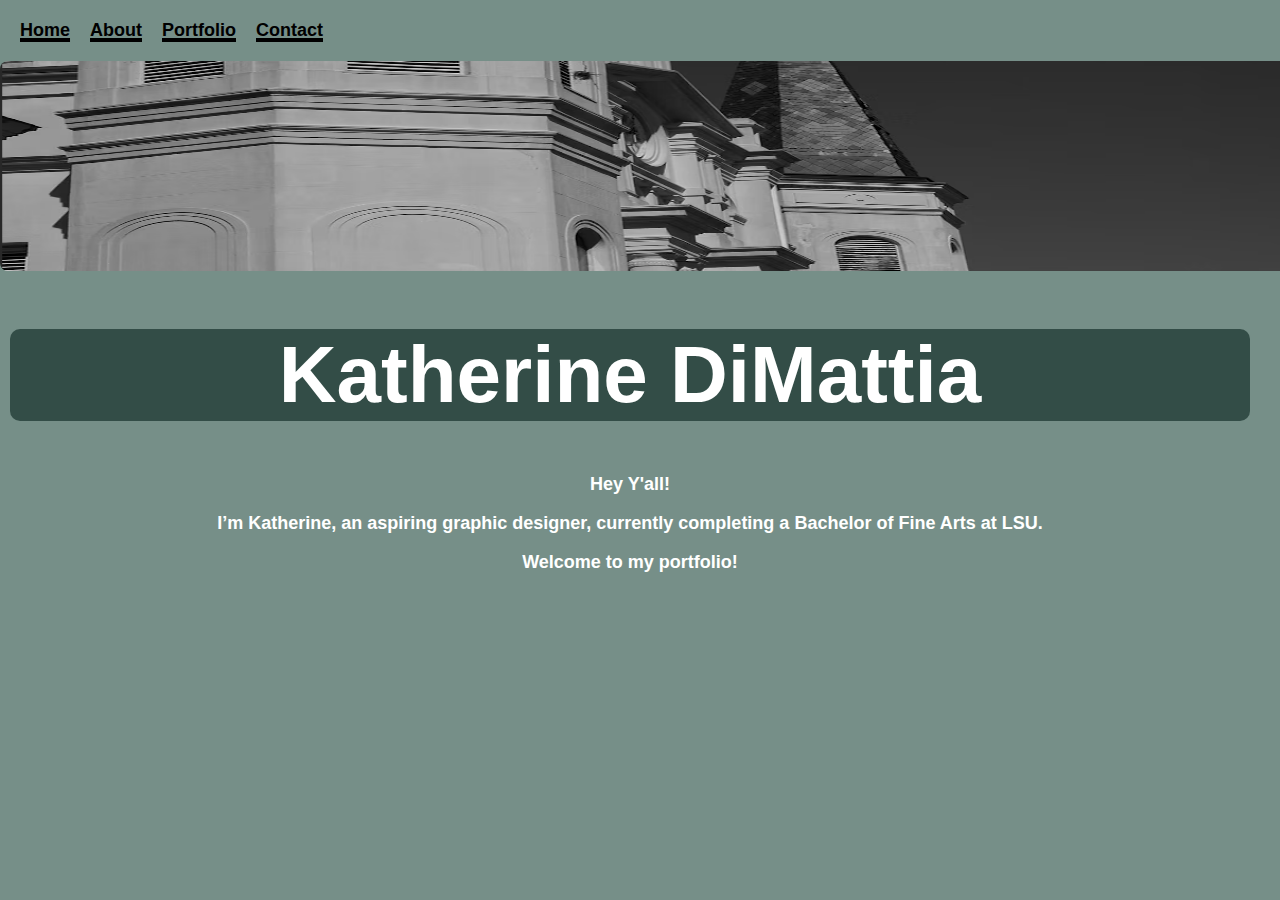
<file: index.html>
<!doctype html>
<html class="no-js" lang="en">

<head>
  <meta charset="utf-8">
  <title>Responsive Layouts</title>
  <meta name="Personal Portfolio" content="KD portfolio">
  <meta name="viewport" content="width=device-width, initial-scale=1">

  <meta property="og:title" content="">
  <meta property="og:type" content="">
  <meta property="og:url" content="">
  <meta property="og:image" content="">

  <link rel="manifest" href="site.webmanifest">
  <link rel="apple-touch-icon" href="icon.png">
  <!-- Place favicon.ico in the root directory -->

  <link rel="stylesheet" href="css/normalize.css">
  <link rel="stylesheet" href="css/main.css">

  <meta name="theme-color" content="#fafafa">
</head>

<body>
  <!--navigation bar-->

  <button class="toggle-button">&#9776;</button>
    <nav class="navbar">
     <ul>
        <li><a href="index.html">Home</a></li>
        <li><a href="About.html">About</a></li>
        <li><a href="Portfolio.html">Portfolio</a></li>
        <li><a href="Contact.html">Contact</a></li>
      </ul>
  </nav>
    
  <div class="homepage-pic">
    <img src="./img/Screenshot 2024-12-03 at 10.20.01 PM.png" alt="St. Louis Cathedral, NOLA">
  </div>

  <div class="home-name">
    <h1>Katherine DiMattia</h1>
  </div>

  <div class="home-description">
    <p>Hey Y'all!</p>
    <p>I’m Katherine, an aspiring graphic designer, currently completing a Bachelor of Fine Arts at LSU.</p>
    <p>Welcome to my portfolio!</p>
  </div>
  

  <script src="js/main.js"></script>
</body>

</html>
</file>
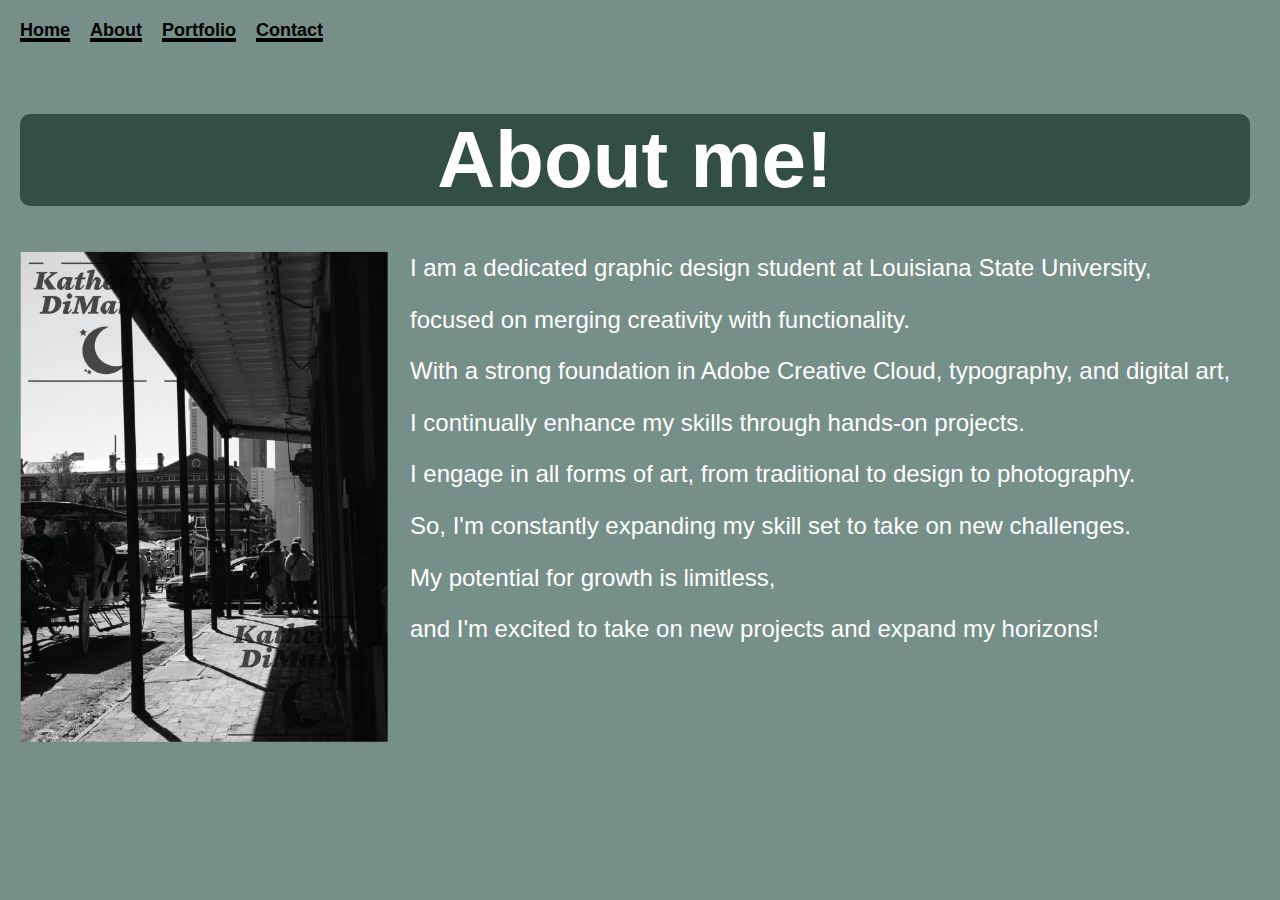
<file: About.html>
<!doctype html>
<html class="no-js" lang="en">

<head>
  <meta charset="utf-8">
  <title>Responsive Layouts</title>
  <meta name="Personal Portfolio" content="KD portfolio">
  <meta name="viewport" content="width=device-width, initial-scale=1">

  <meta property="og:title" content="">
  <meta property="og:type" content="">
  <meta property="og:url" content="">
  <meta property="og:image" content="">

  <link rel="manifest" href="site.webmanifest">
  <link rel="apple-touch-icon" href="icon.png">
  <!-- Place favicon.ico in the root directory -->

  <link rel="stylesheet" href="css/normalize.css">
  <link rel="stylesheet" href="css/main.css">

  <meta name="theme-color" content="#fafafa">
</head>

<body>
  <!--navigation bar-->

  <button class="toggle-button">&#9776;</button>
  <nav class="navbar">
    <ul>
      <li><a href="index.html">Home</a></li>
      <li><a href="About.html">About</a></li>
      <li><a href="Portfolio.html">Portfolio</a></li>
      <li><a href="Contact.html">Contact</a></li>
    </ul>
  </nav>

  <div class="about-me">
    <h1>About me!</h1>
  </div>

  <div class="about-pic">
    <img src="./img/FQP7_W_WIX_PNG.png" alt="NOLA square">
  </div>


  <div class="about-description">
    <p>I am a dedicated graphic design student at Louisiana State University,</p>
    <p>focused on merging creativity with functionality.</p>
    <p>With a strong foundation in Adobe Creative Cloud, typography, and digital art,</p> 
    <p>I continually enhance my skills through hands-on projects.</p>
    <p>I engage in all forms of art, from traditional to design to photography.</p>
    <p>So, I'm constantly expanding my skill set to take on new challenges.</p>
    <p>My potential for growth is limitless,</p>
    <p>and I'm excited to take on new projects and expand my horizons!</p>
  </div>
  

  <script src="js/main.js"></script>
</body>

</html>
</file>
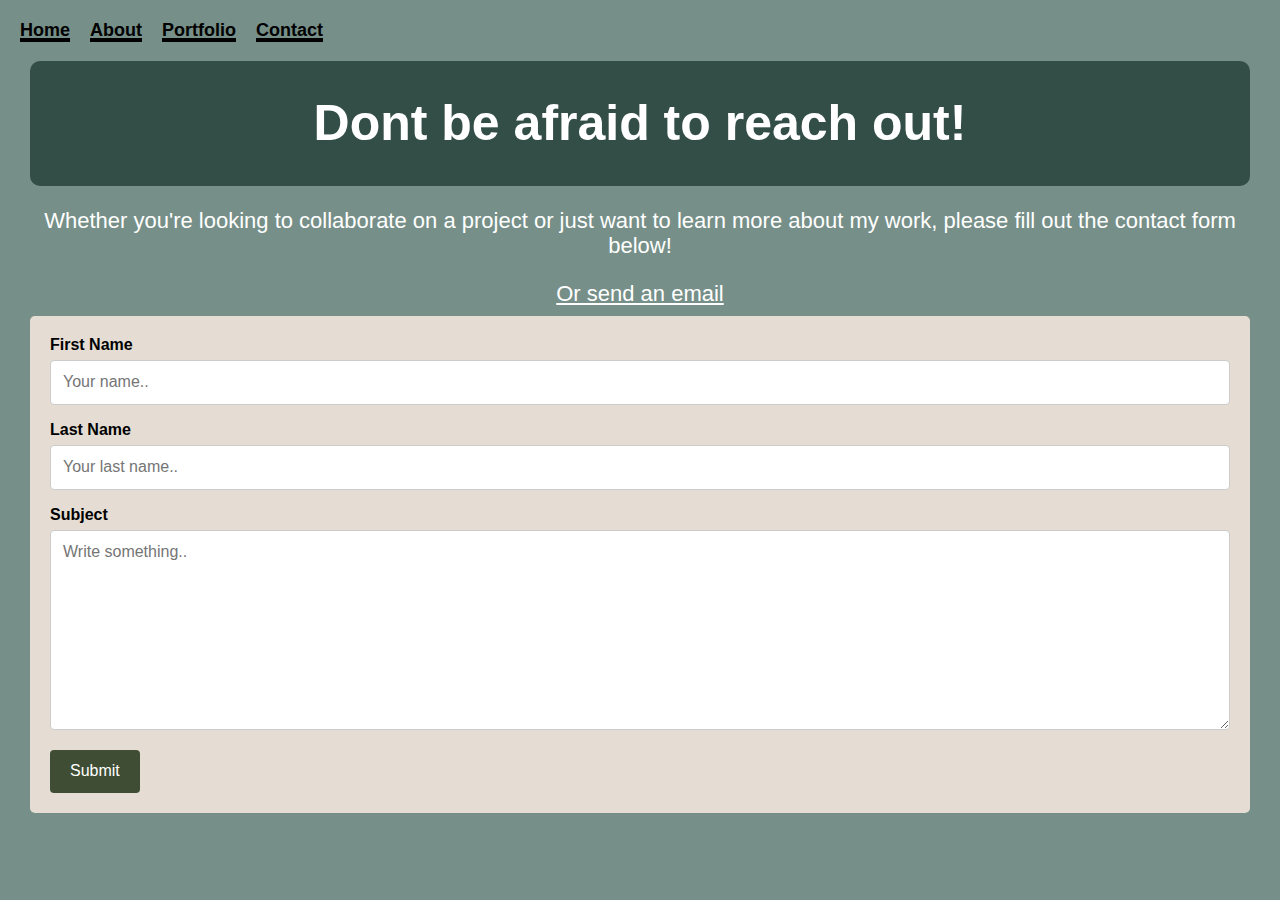
<file: Contact.html>
<!doctype html>
<html class="no-js" lang="en">

<head>
  <meta charset="utf-8">
  <title>Responsive Layouts</title>
  <meta name="Personal Portfolio" content="KD portfolio">
  <meta name="viewport" content="width=device-width, initial-scale=1">

  <meta property="og:title" content="">
  <meta property="og:type" content="">
  <meta property="og:url" content="">
  <meta property="og:image" content="">

  <link rel="manifest" href="site.webmanifest">
  <link rel="apple-touch-icon" href="icon.png">
  <!-- Place favicon.ico in the root directory -->

  <link rel="stylesheet" href="css/normalize.css">
  <link rel="stylesheet" href="css/main.css">

  <meta name="theme-color" content="#fafafa">
</head>

<body>
  <!--navigation bar-->

  <button class="toggle-button">&#9776;</button>
  <nav class="navbar">
    <ul>
      <li><a href="index.html">Home</a></li>
      <li><a href="About.html">About</a></li>
      <li><a href="Portfolio.html">Portfolio</a></li>
      <li><a href="Contact.html">Contact</a></li>
    </ul>
  </nav>

    <div class="h3">
      <h1>Dont be afraid to reach out!</h1>
    </div>  

    <div class="contact-talk">
      <p>Whether you're looking to collaborate on a project or just want to learn more about my work, please fill out the contact form below!</p>
    </div>  

    <div class="email-link">
      <a href="mailto:kdimat2@lsu.edu">Or send an email </a>
    </div>

    <div class="container">
      <form action="thankyou.html">
        <label for="fname">First Name</label>
        <input type="text" id="fname" name="firstname" placeholder="Your name..">

        <label for="lname">Last Name</label>
        <input type="text" id="lname" name="lastname" placeholder="Your last name..">

        <label for="subject">Subject</label>
        <textarea id="subject" name="subject" placeholder="Write something.." style="height:200px"></textarea>

        <input type="submit" value="Submit">
      </form>
    </div>
  

  <script src="js/main.js"></script>
</body>

</html>
</file>
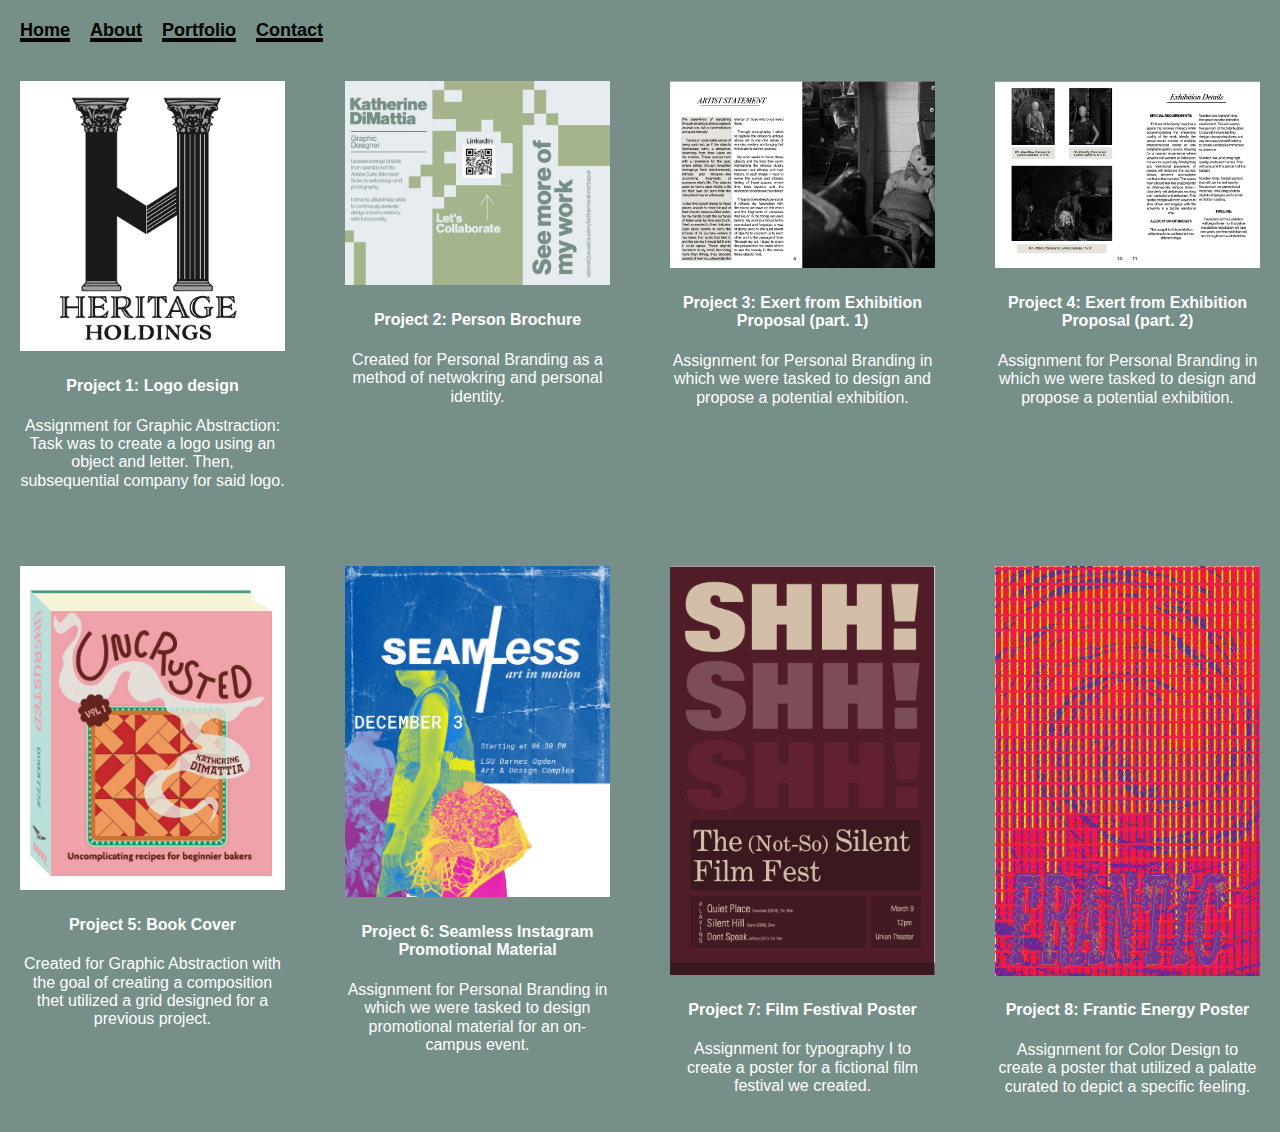
<file: Portfolio.html>
<!doctype html>
<html class="no-js" lang="en">

<head>
  <meta charset="utf-8">
  <title>Responsive Layouts</title>
  <meta name="Personal Portfolio" content="KD portfolio">
  <meta name="viewport" content="width=device-width, initial-scale=1">

  <meta property="og:title" content="">
  <meta property="og:type" content="">
  <meta property="og:url" content="">
  <meta property="og:image" content="">

  <link rel="manifest" href="site.webmanifest">
  <link rel="apple-touch-icon" href="icon.png">
  <!-- Place favicon.ico in the root directory -->

  <link rel="stylesheet" href="css/normalize.css">
  <link rel="stylesheet" href="css/main.css">

  <meta name="theme-color" content="#fafafa">
</head>

<body>
  <!--navigation bar-->

  <button class="toggle-button">&#9776;</button>
  <nav class="navbar">
    <ul>
      <li><a href="index.html">Home</a></li>
      <li><a href="About.html">About</a></li>
      <li><a href="Portfolio.html">Portfolio</a></li>
      <li><a href="Contact.html">Contact</a></li>
    </ul>
  </nav>
  
  <div class="project-list">
    <div class="project-1">
      <img src="./img/Heritage holdings.png" alt="Project 1" class="expandable-image-1">
      <h4>Project 1: Logo design</h4>
      <p>Assignment for Graphic Abstraction: Task was to create a logo using an object and letter. Then, subsequential company for said logo.</p>
    </div>
    <div class="project-2">
      <img src="./img/brocherue .png" alt="Project 2" class="expandable-image-2">
      <h4>Project 2: Person Brochure</h4>
      <p>Created for Personal Branding as a method of netwokring and personal identity.</p>
    </div>
    <div class="project-3">
      <img src="./img/exhibtion prop 1.png" alt="Project 3" class="expandable-image-3">
      <h4>Project 3: Exert from Exhibition Proposal (part. 1)</h4>
      <p>Assignment for Personal Branding in which we were tasked to design and propose a potential exhibition.</p>
    </div>
    <div class="project-4">
      <img src="./img/exhibition prop 2.png" alt="Project 4" class="expandable-image-4">
      <h4>Project 4: Exert from Exhibition Proposal (part. 2)</h4>
      <p>Assignment for Personal Branding in which we were tasked to design and propose a potential exhibition.</p>
    </div>
    <div class="project-5">
      <img src="img/book cover.png" alt="Project 5" class="expandable-image-5">
      <h4>Project 5: Book Cover</h4>
      <p>Created for Graphic Abstraction with the goal of creating a composition thet utilized a grid designed for a previous project.</p>
    </div>
    <div class="project-6">
      <img src="./img/seamless insta.png" alt="Project 6" class="expandable-image-6">
      <h4>Project 6: Seamless Instagram Promotional Material </h4>
      <p>Assignment for Personal Branding in which we were tasked to design promotional material for an on-campus event.</p>
    </div>
    <div class="project-7">
      <img src="./img/Silent Movie Poster .png" alt="Project 7" class="expandable-image-7">
      <h4>Project 7: Film Festival Poster</h4>
      <p>Assignment for typography I to create a poster for a fictional film festival we created.</p>
    </div>
    <div class="project-8">
      <img src="./img/Frantic_Energy_Poster3_PNG.png" alt="Project 8" class="expandable-image-8">
      <h4>Project 8: Frantic Energy Poster</h4>
      <p>Assignment for Color Design to create a poster that utilized a palatte curated to depict a specific feeling.</p>
    </div>
  </div>

  <script src="js/main.js"></script>
</body>

</html>
</file>
<file: css/main.css>
/* Place CSS styles here */

/* Navbar */
.navbar {
    background-color: #768f88;
    color: black;
    font-family: Arial, Helvetica, sans-serif, sans-serif;
    font-weight: 800;
    font-size: large;
    padding: 10px;
}
  
.navbar ul {
    list-style-type: none;
    margin: 0;
    padding: 0;
    display: flex;
}
  
.navbar li {
    display: inline-flex;
}
  
.navbar a {
    text-decoration: underline 20%;
    color: black;
    padding: 10px;
}

.navbar a.icon {
    background: black;
    display: block;
    position: absolute;
    right: 0;
    top: 0;
}

.navbar a:hover {
    background-color: #a6b38b;
    color: rgb(235, 240, 230);
    border-radius: 30%;
}

/* Responsive Navbar */
@media (max-width: 768px) {
    .navbar ul {
      flex-direction: column;
      display: none;
    }
    
    .navbar .toggle-button {
      display: block;
      cursor: pointer;
    }
    
    .navbar ul.active {
      display: block;
    }
}
  
.toggle-button {
    display: none;
}
  
@media (max-width: 768px) {
    .toggle-button {
        display: flex;
    }
}

/* homepage */
body {
    background-color: #768f88;
    font-family: Arial, Helvetica, sans-serif, sans-serif;
    font-weight: 800;
    color: black;
}

.homepage-pic img {
    width: 110%;
    border-radius: 8px;
    align-items: center;
    height: 210px;
}

.home-name {
    font-family: Arial, Helvetica, sans-serif, sans-serif;
    font-size: 40px;
    font-weight: 800;
    color: white;
    text-align: center;
    background-color: #334d47;
    border-radius: 10px;
    margin-right: 30px;
    margin-left: 10px;
}

.home-description {
    font-family: Arial, Helvetica, sans-serif, sans-serif;
    font-size: 18px;
    color: white;
    text-align: center;
    margin-right: 30px;
    margin-left: 10px;
}

/* about page */
.about-pic img{
    border-style: none;
    height: 600px;
    margin-left: 10px; 
    top: 190px;
    position: absolute;
    display: flex;
}

.about-me {
    font-family: Arial, Helvetica, sans-serif, sans-serif;
    font-size: 40px;
    font-weight: 800;
    background-color: #334d47;
    border-radius: 10px;
    margin-right: 30px;
    margin-left: 20px;
    margin-bottom: 0px;
    color: white;
    text-align: center;
}

.about-description {
    font-family: Arial, Helvetica, sans-serif, sans-serif;
    font-size: 24px;
    font-weight: 200;
    margin-right: 30px;
    margin-left: 10px;
    margin-bottom: 0px;
    color: white;
    position: absolute;
    top: 230px;
    left: 400px;
}
   

/* contact form */
input[type=text], select, textarea {
    width: 100%;
    padding: 12px;
    border: 1px solid #ccc;
    border-radius: 4px;
    box-sizing: border-box;
    margin-top: 6px;
    margin-bottom: 16px;
    resize: vertical;
}
  
input[type=submit] {
    margin: 0;
    background-color: #3e4d33;
    color: white;
    padding: 12px 20px;
    border: none;
    border-radius: 4px;
    cursor: pointer;
}
  
input[type=submit]:hover {
    background-color: #768f88;
    color: black;
}
  
.container {
    margin-left: 30px;
    margin-right: 30px;
    border-radius: 5px;
    background-color: rgb(229, 221, 211);
    padding: 20px;
}

.h3 {
    font-family: Arial, Helvetica, sans-serif, sans-serif;
    font-weight: 800;
    color: white;
    margin-left: 30px;
    margin-right: 30px;
    margin-bottom: 20px;
    font-size: 25px;
    background-color: #334d47;
    border-radius: 10px;
    padding: 0.5px;
    text-align: center;
}

.contact-talk {
    color: white;
    font-weight: 300;
    margin-left: 30px;
    margin-right: 30px;
    font-size: 22px;
    text-align: center;
}

.email-link {
    color: white;
    font-weight: 300;
    margin-left: 30px;
    margin-right: 30px;
    font-size: 22px;
    text-align: center;
    margin-bottom: 10px;
}

.email-link a {
    color: #ffffff;
}

/* thank you page */ 
.thank-you-page {
    text-align: center;
    padding: 12px 10px;
    color: #ffffff;
    font-size: 20px;
    font-weight: bold;
    font-family:Arial, Helvetica, sans-serif;
    margin-left: 20px;
    margin-right: 20px;
}

/* portfolio page */

.project-list {
    display: grid;
    grid-template-columns: repeat(auto-fit, minmax(300px, 1fr));
    gap: 20px;
    color: white;
    font-weight: 300;
}

.project {
    border: 1px solid #ccc;
    padding: 20px;
    text-align: center;
    font-size: 14px;
}

.project img {
    max-width: 100%;
    height: auto;
}

/* expanding all those damn images */
.project-1 {
    text-align: center;
    margin: 20px;
    position: relative; 
}

.expandable-image-1 {
    max-width: 100%;
    height: auto;
    cursor: pointer;
    transition: transform 0.10s ease;
}

.expandable-image-1:active {
    position: fixed;
    top: 50%;
    left: 50%;
    transform: translate(-50%, -50%) scale(1); 
    z-index: 1000; 
    background: #485853;
}

.project-2 {
    text-align: center;
    margin: 20px;
    position: relative; 
}

.expandable-image-2 {
    max-width: 100%;
    height: auto;
    cursor: pointer;
    transition: transform 0.10s ease;
}

.expandable-image-2:active {
    position: fixed;
    top: 50%;
    left: 50%;
    transform: translate(-50%, -50%) scale(1); 
    z-index: 1000; 
    background: #485853;
}

.project-3 {
    text-align: center;
    margin: 20px;
    position: relative; 
}

.expandable-image-3 {
    max-width: 100%;
    height: auto;
    cursor: pointer;
    transition: transform 0.10s ease;
}

.expandable-image-3:active {
    position: fixed;
    top: 50%;
    left: 50%;
    transform: translate(-50%, -50%) scale(1); 
    z-index: 1000; 
    background: #485853;
}

.project-4 {
    text-align: center;
    margin: 20px;
    position: relative; 
}

.expandable-image-4 {
    max-width: 100%;
    height: auto;
    cursor: pointer;
    transition: transform 0.10s ease;
}

.expandable-image-4:active {
    position: fixed;
    top: 50%;
    left: 50%;
    transform: translate(-50%, -50%) scale(1); 
    z-index: 1000; 
    background: #485853;
}

.project-5 {
    text-align: center;
    margin: 20px;
    position: relative; 
}

.expandable-image-5 {
    max-width: 100%;
    height: auto;
    cursor: pointer;
    transition: transform 0.10s ease;
}

.expandable-image-5:active {
    position: fixed;
    top: 50%;
    left: 50%;
    transform: translate(-50%, -50%) scale(1); 
    z-index: 1000; 
    background: #485853;
}

.project-6 {
    text-align: center;
    margin: 20px;
    position: relative; 
}

.expandable-image-6 {
    max-width: 100%;
    height: auto;
    cursor: pointer;
    transition: transform 0.10s ease;
}

.expandable-image-6:active {
    position: fixed;
    top: 50%;
    left: 50%;
    transform: translate(-50%, -50%) scale(1); 
    z-index: 1000; 
    background: #485853;
}

.project-7 {
    text-align: center;
    margin: 20px;
    position: relative; 
}

.expandable-image-7 {
    max-width: 100%;
    height: auto;
    cursor: pointer;
    transition: transform 0.10s ease;
}

.expandable-image-7:active {
    position: fixed;
    top: 50%;
    left: 50%;
    transform: translate(-50%, -50%) scale(1); 
    z-index: 1000; 
    background: #485853;
}


.project-8 {
    text-align: center;
    margin: 20px;
    position: relative; 
}

.expandable-image-8 {
    max-width: 100%;
    height: auto;
    cursor: pointer;
    transition: transform 0.10s ease;
}

.expandable-image-8:active {
    position: fixed;
    top: 50%;
    left: 50%;
    transform: translate(-50%, -50%) scale(1); 
    z-index: 1000; 
    background: #485853;
}
</file>
